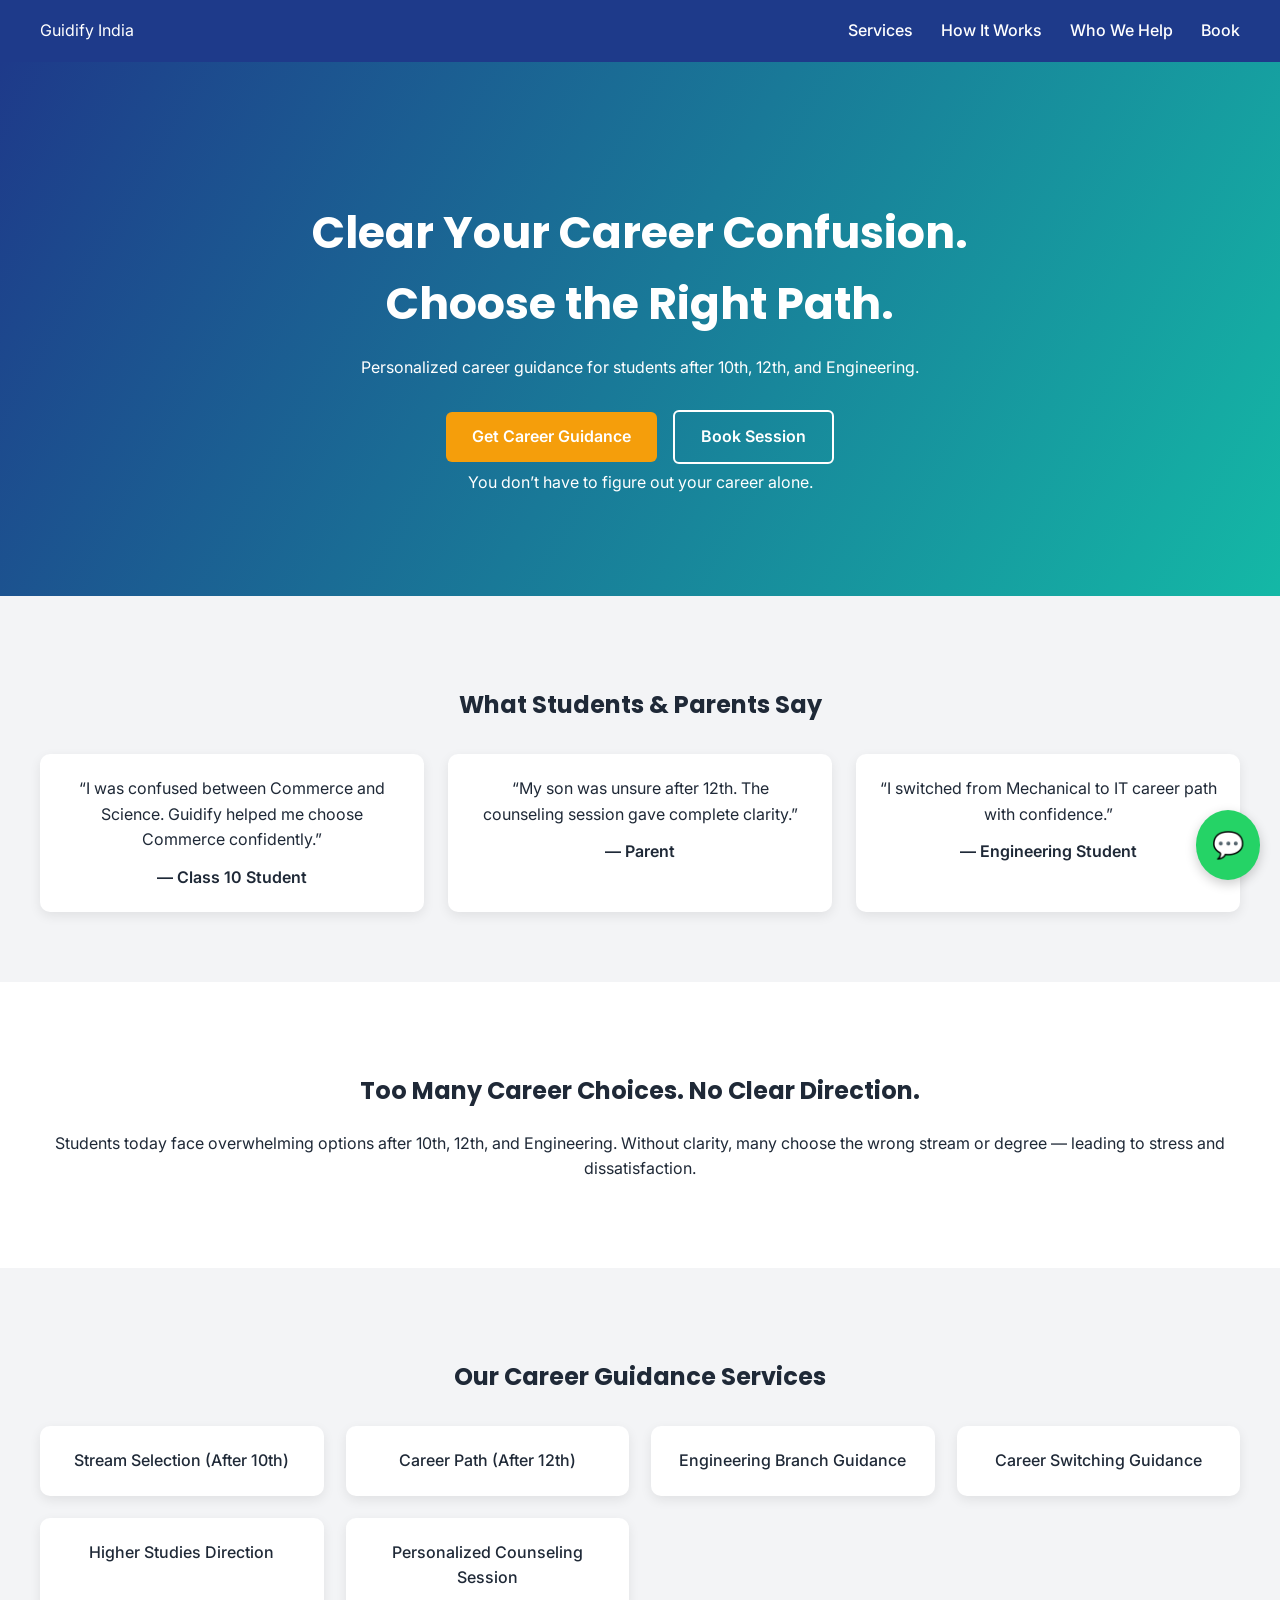
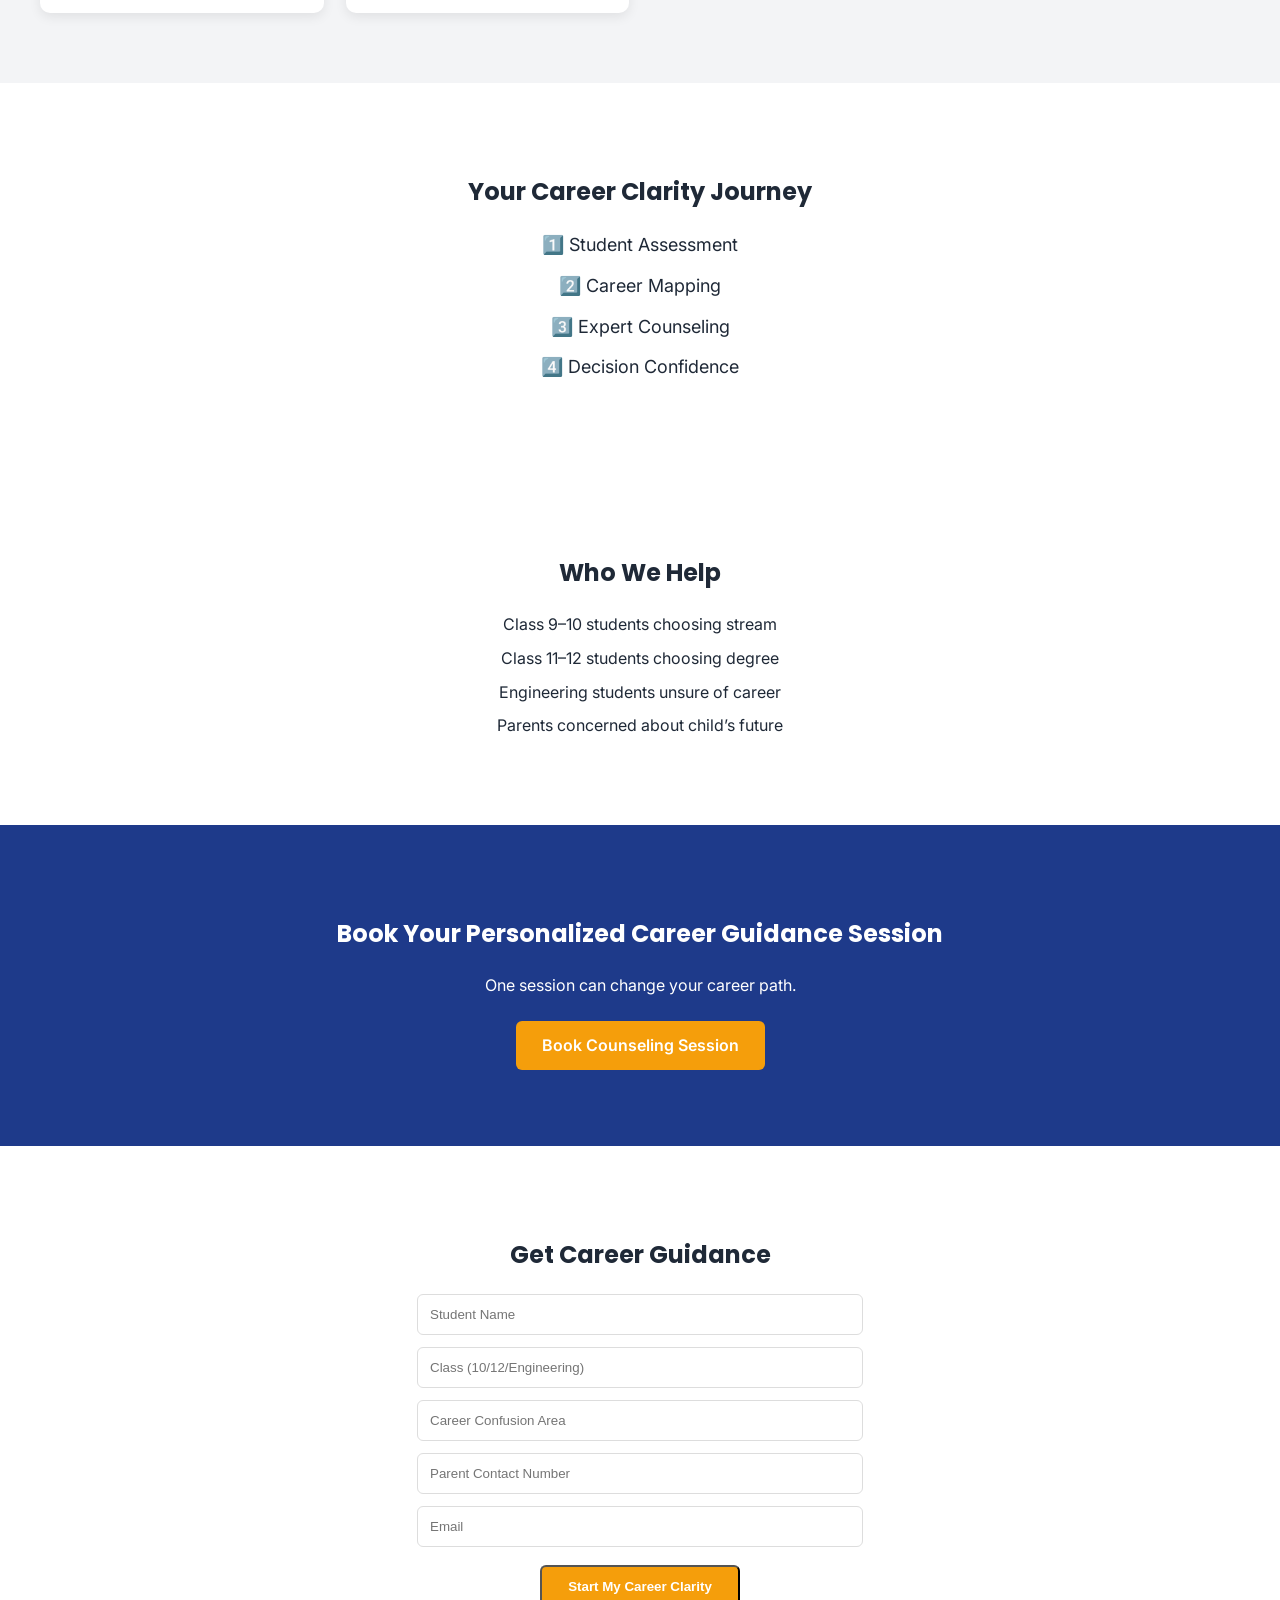
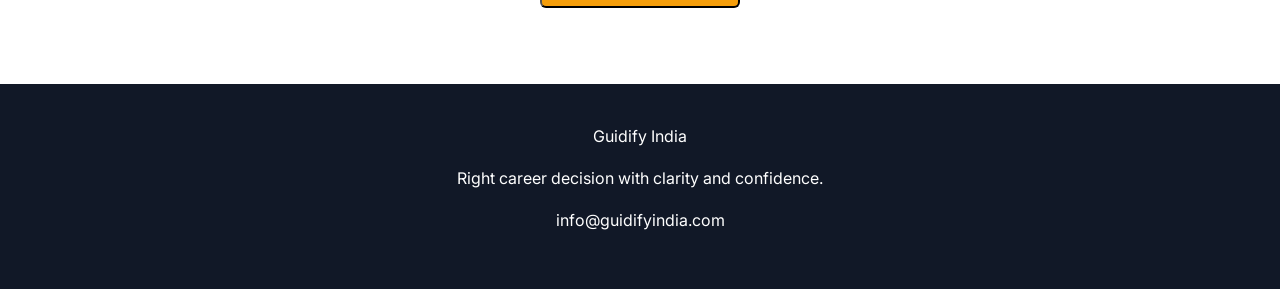
<file: index.html>
<!DOCTYPE html>
<html lang="en">
<head>
  <meta charset="UTF-8" />
  <meta name="viewport" content="width=device-width, initial-scale=1.0" />

  <title>Guidify India | Career Guidance for Students</title>
  <meta name="description" content="Guidify India helps students choose the right stream, degree, and career path with personalized counseling and expert guidance.">

  <link rel="stylesheet" href="style.css" />
  <link href="https://fonts.googleapis.com/css2?family=Poppins:wght@400;600;700&family=Inter:wght@400;500&display=swap" rel="stylesheet">
</head>

<script src="https://checkout.razorpay.com/v1/checkout.js"></script>
<script>
document.getElementById("payBtn").onclick = function () {
  var options = {
    "key": "YOUR_RAZORPAY_KEY",
    "amount": 99900,
    "currency": "INR",
    "name": "Guidify India",
    "description": "Career Guidance Session",
    "handler": function (response){
      alert("Payment successful. We will contact you shortly.");
    },
    "theme": {
      "color": "#1E3A8A"
    }
  };
  var rzp = new Razorpay(options);
  rzp.open();
}
</script>

<body>

<header class="navbar">
  <div class="logo">Guidify India</div>
  <nav>
    <a href="#services">Services</a>
    <a href="#process">How It Works</a>
    <a href="#audience">Who We Help</a>
    <a href="#book">Book</a>
  </nav>
</header>

<section class="hero">
  <div class="hero-content">
    <h1>Clear Your Career Confusion.<br>Choose the Right Path.</h1>
    <p>Personalized career guidance for students after 10th, 12th, and Engineering.</p>
    <div class="cta">
      <a class="btn primary" href="#form">Get Career Guidance</a>
      <a class="btn secondary" href="#book">Book Session</a>
    </div>
    <div class="emotional">You don’t have to figure out your career alone.</div>
  </div>
</section>

<section class="testimonials">
  <h2>What Students & Parents Say</h2>

  <div class="testimonial-grid">
    <div class="testimonial">
      “I was confused between Commerce and Science. Guidify helped me choose Commerce confidently.”
      <div class="name">— Class 10 Student</div>
    </div>

    <div class="testimonial">
      “My son was unsure after 12th. The counseling session gave complete clarity.”
      <div class="name">— Parent</div>
    </div>

    <div class="testimonial">
      “I switched from Mechanical to IT career path with confidence.”
      <div class="name">— Engineering Student</div>
    </div>
  </div>
</section>


<section class="problem">
  <h2>Too Many Career Choices. No Clear Direction.</h2>
  <p>Students today face overwhelming options after 10th, 12th, and Engineering. Without clarity, many choose the wrong stream or degree — leading to stress and dissatisfaction.</p>
</section>

<section id="services" class="services">
  <h2>Our Career Guidance Services</h2>
  <div class="grid">
    <div class="card">Stream Selection (After 10th)</div>
    <div class="card">Career Path (After 12th)</div>
    <div class="card">Engineering Branch Guidance</div>
    <div class="card">Career Switching Guidance</div>
    <div class="card">Higher Studies Direction</div>
    <div class="card">Personalized Counseling Session</div>
  </div>
</section>

<section id="process" class="process">
  <h2>Your Career Clarity Journey</h2>
  <div class="steps">
    <div>1️⃣ Student Assessment</div>
    <div>2️⃣ Career Mapping</div>
    <div>3️⃣ Expert Counseling</div>
    <div>4️⃣ Decision Confidence</div>
  </div>
</section>

<section id="audience" class="audience">
  <h2>Who We Help</h2>
  <ul>
    <li>Class 9–10 students choosing stream</li>
    <li>Class 11–12 students choosing degree</li>
    <li>Engineering students unsure of career</li>
    <li>Parents concerned about child’s future</li>
  </ul>
</section>

<section id="book" class="book">
  <h2>Book Your Personalized Career Guidance Session</h2>
  <p>One session can change your career path.</p>
  <a class="btn primary" href="#form">Book Counseling Session</a>
</section>

<section id="form" class="form">
  <h2>Get Career Guidance</h2>

  <form name="guidance" method="POST" data-netlify="true">
    <input type="hidden" name="form-name" value="guidance">

    <input type="text" name="name" placeholder="Student Name" required>
    <input type="text" name="class" placeholder="Class (10/12/Engineering)" required>
    <input type="text" name="confusion" placeholder="Career Confusion Area">
    <input type="tel" name="phone" placeholder="Parent Contact Number" required>
    <input type="email" name="email" placeholder="Email">

    <button type="submit" class="btn primary">Start My Career Clarity</button>
  </form>
</section>

<footer>
  <div class="footer-logo">Guidify India</div>
  <p>Right career decision with clarity and confidence.</p>
  <p>info@guidifyindia.com</p>
</footer>

<a class="whatsapp" href="https://wa.me/919975122711" target="_blank">💬</a>

</body>
</html>
</file>
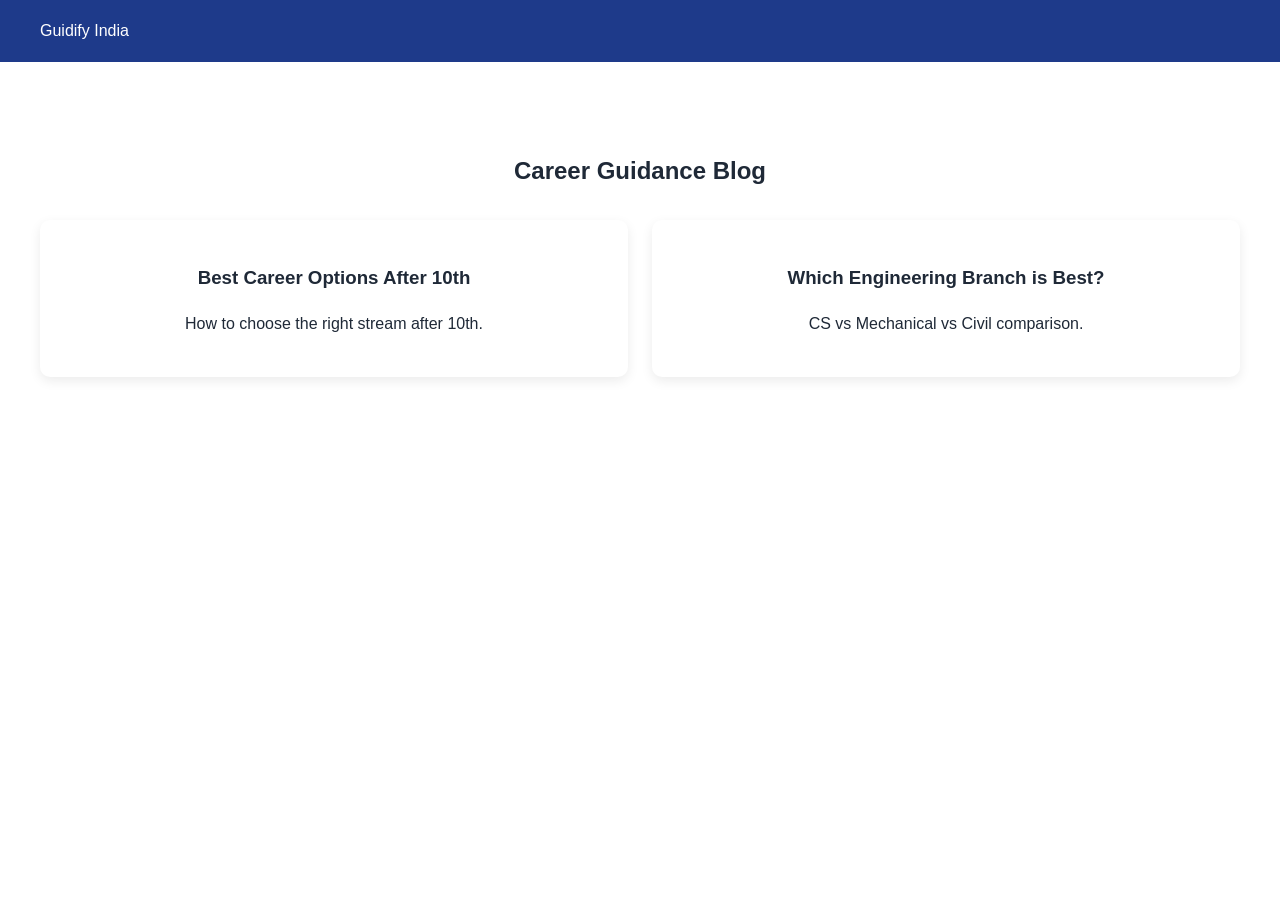
<file: blog.html>
<!DOCTYPE html>
<html>
<head>
  <title>Career Guidance Blog | Guidify India</title>
  <meta name="description" content="Career guidance articles for students after 10th, 12th, and engineering.">
  <link rel="stylesheet" href="style.css">
</head>

<body>
<header class="navbar">
  <div class="logo">Guidify India</div>
</header>

<section class="blog">
  <h1>Career Guidance Blog</h1>

  <div class="blog-grid">
    <a href="blog-career-after-10th.html" class="blog-card">
      <h3>Best Career Options After 10th</h3>
      <p>How to choose the right stream after 10th.</p>
    </a>

    <a href="blog-engineering-branch.html" class="blog-card">
      <h3>Which Engineering Branch is Best?</h3>
      <p>CS vs Mechanical vs Civil comparison.</p>
    </a>
  </div>
</section>

</body>
</html>
</file>
<file: style.css>
body {
  margin: 0;
  font-family: 'Inter', sans-serif;
  color: #1f2937;
  line-height: 1.6;
}

h1,h2 {
  font-family: 'Poppins', sans-serif;
}

.navbar {
  display:flex;
  justify-content:space-between;
  align-items:center;
  padding:18px 40px;
  background:#1E3A8A;
  color:white;
  position:sticky;
  top:0;
}

.navbar a {
  color:white;
  margin-left:24px;
  text-decoration:none;
  font-weight:500;
}

.hero {
  background:linear-gradient(120deg,#1E3A8A,#14B8A6);
  color:white;
  padding:100px 40px;
  text-align:center;
}

.hero h1 {
  font-size:44px;
  margin-bottom:16px;
}

.cta {
  margin-top:24px;
}

.btn {
  padding:12px 26px;
  border-radius:6px;
  text-decoration:none;
  margin:6px;
  display:inline-block;
  font-weight:600;
}

.primary {
  background:#F59E0B;
  color:white;
}

.secondary {
  border:2px solid white;
  color:white;
}

.problem, .services, .process, .audience, .book, .form {
  padding:70px 40px;
  text-align:center;
}

.services {
  background:#F3F4F6;
}

.grid {
  display:grid;
  grid-template-columns:repeat(auto-fit,minmax(240px,1fr));
  gap:22px;
  margin-top:30px;
}

.card {
  background:white;
  padding:22px;
  border-radius:10px;
  box-shadow:0 4px 12px rgba(0,0,0,0.08);
  font-weight:500;
}

.steps div {
  margin:12px 0;
  font-size:18px;
}

.audience ul {
  list-style:none;
  padding:0;
}

.audience li {
  margin:8px 0;
}

.book {
  background:#1E3A8A;
  color:white;
}

.form input {
  display:block;
  margin:12px auto;
  padding:12px;
  width:100%;
  max-width:420px;
  border:1px solid #ddd;
  border-radius:6px;
}

.testimonials {
  padding:70px 40px;
  background:#F3F4F6;
  text-align:center;
}

.testimonial-grid {
  display:grid;
  grid-template-columns:repeat(auto-fit,minmax(260px,1fr));
  gap:24px;
  margin-top:30px;
}

.testimonial {
  background:white;
  padding:22px;
  border-radius:10px;
  box-shadow:0 4px 12px rgba(0,0,0,0.08);
}

.name {
  margin-top:12px;
  font-weight:600;
}

.pricing {
  padding:70px 40px;
  text-align:center;
}

.price-card {
  background:white;
  padding:30px;
  border-radius:12px;
  box-shadow:0 6px 18px rgba(0,0,0,0.1);
  max-width:340px;
  margin:auto;
}

.price {
  font-size:42px;
  color:#1E3A8A;
  margin:14px 0;
}

.blog {
  padding:70px 40px;
  text-align:center;
}

.blog-grid {
  display:grid;
  grid-template-columns:repeat(auto-fit,minmax(260px,1fr));
  gap:24px;
  margin-top:30px;
}

.blog-card {
  background:white;
  padding:24px;
  border-radius:10px;
  text-decoration:none;
  color:#1f2937;
  box-shadow:0 4px 12px rgba(0,0,0,0.08);
}

.article {
  padding:70px 40px;
  max-width:800px;
  margin:auto;
}

footer {
  background:#111827;
  color:white;
  padding:40px;
  text-align:center;
}

.whatsapp {
  position:fixed;
  bottom:20px;
  right:20px;
  background:#25D366;
  color:white;
  font-size:26px;
  padding:14px 16px;
  border-radius:50%;
  text-decoration:none;
  box-shadow:0 4px 12px rgba(0,0,0,0.2);
}

@media (max-width:768px){
  .hero h1 {font-size:32px;}
  .navbar {padding:16px;}
}
</file>
